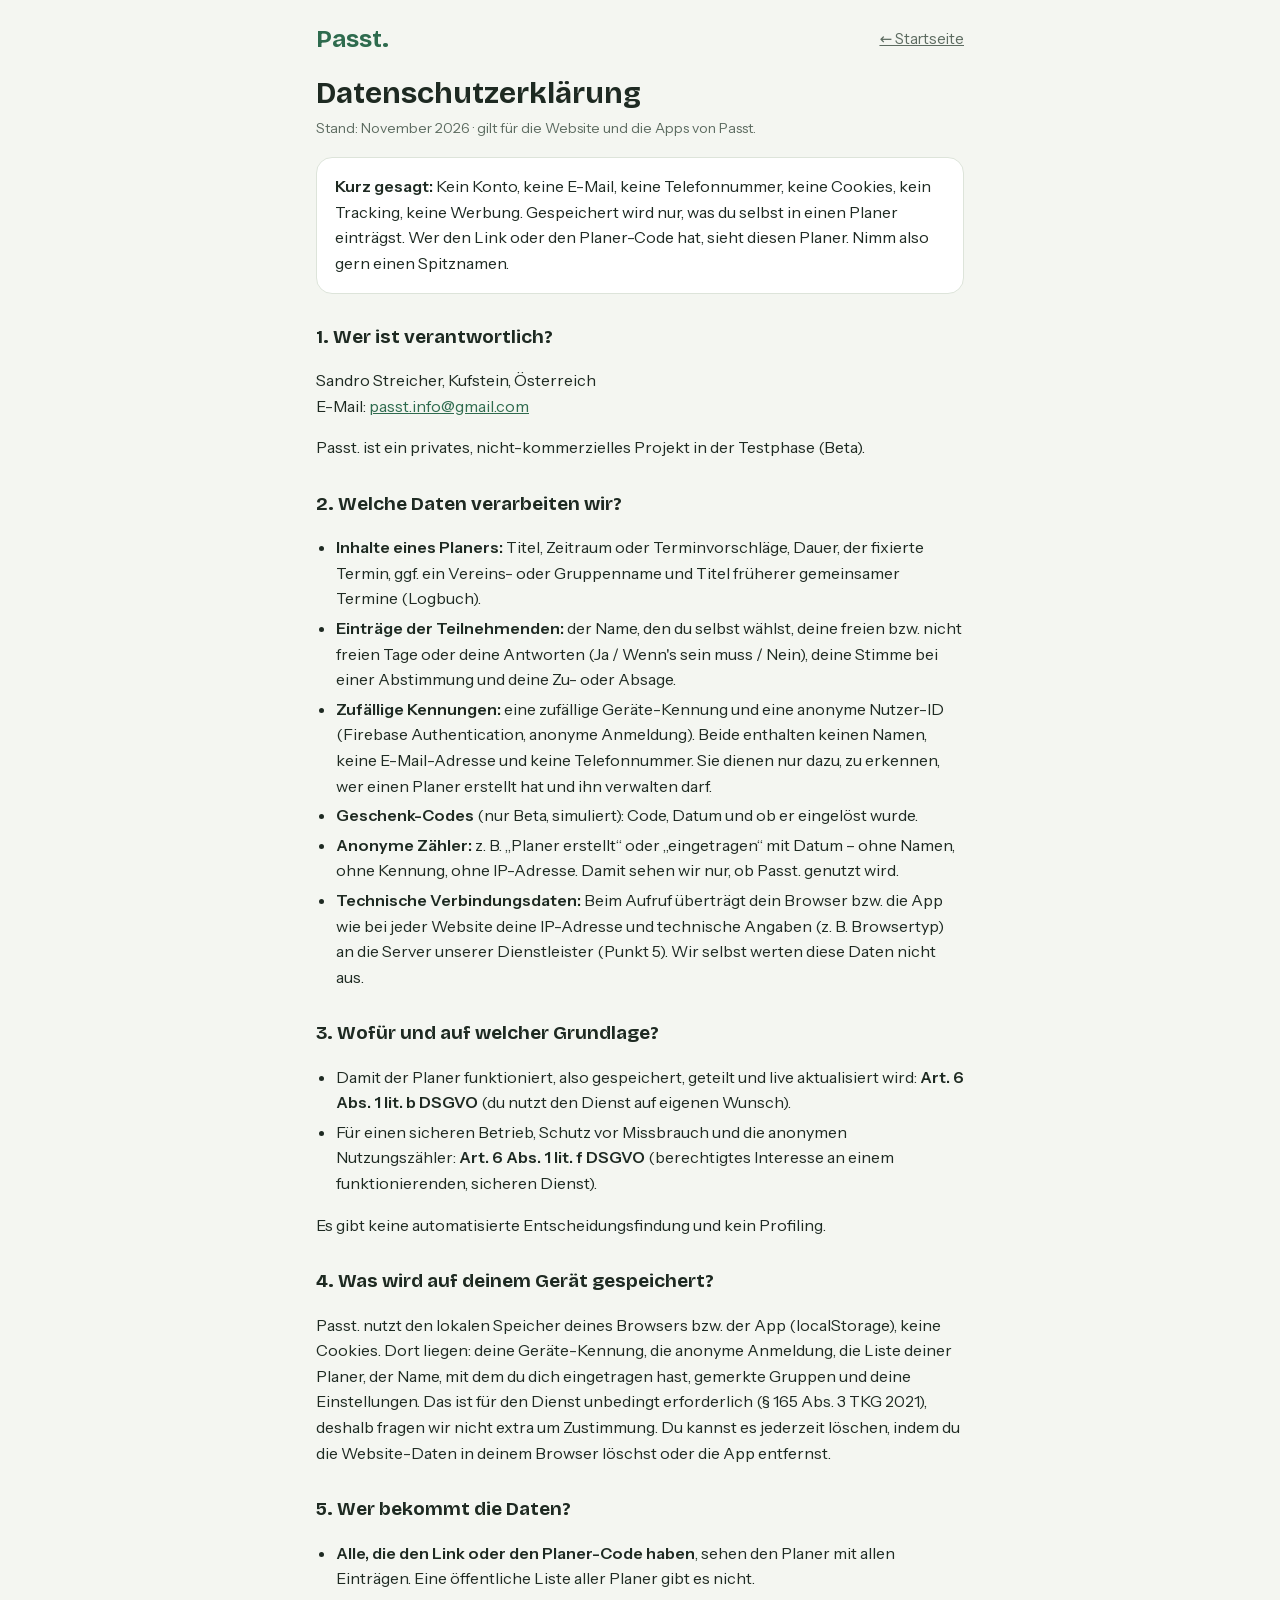
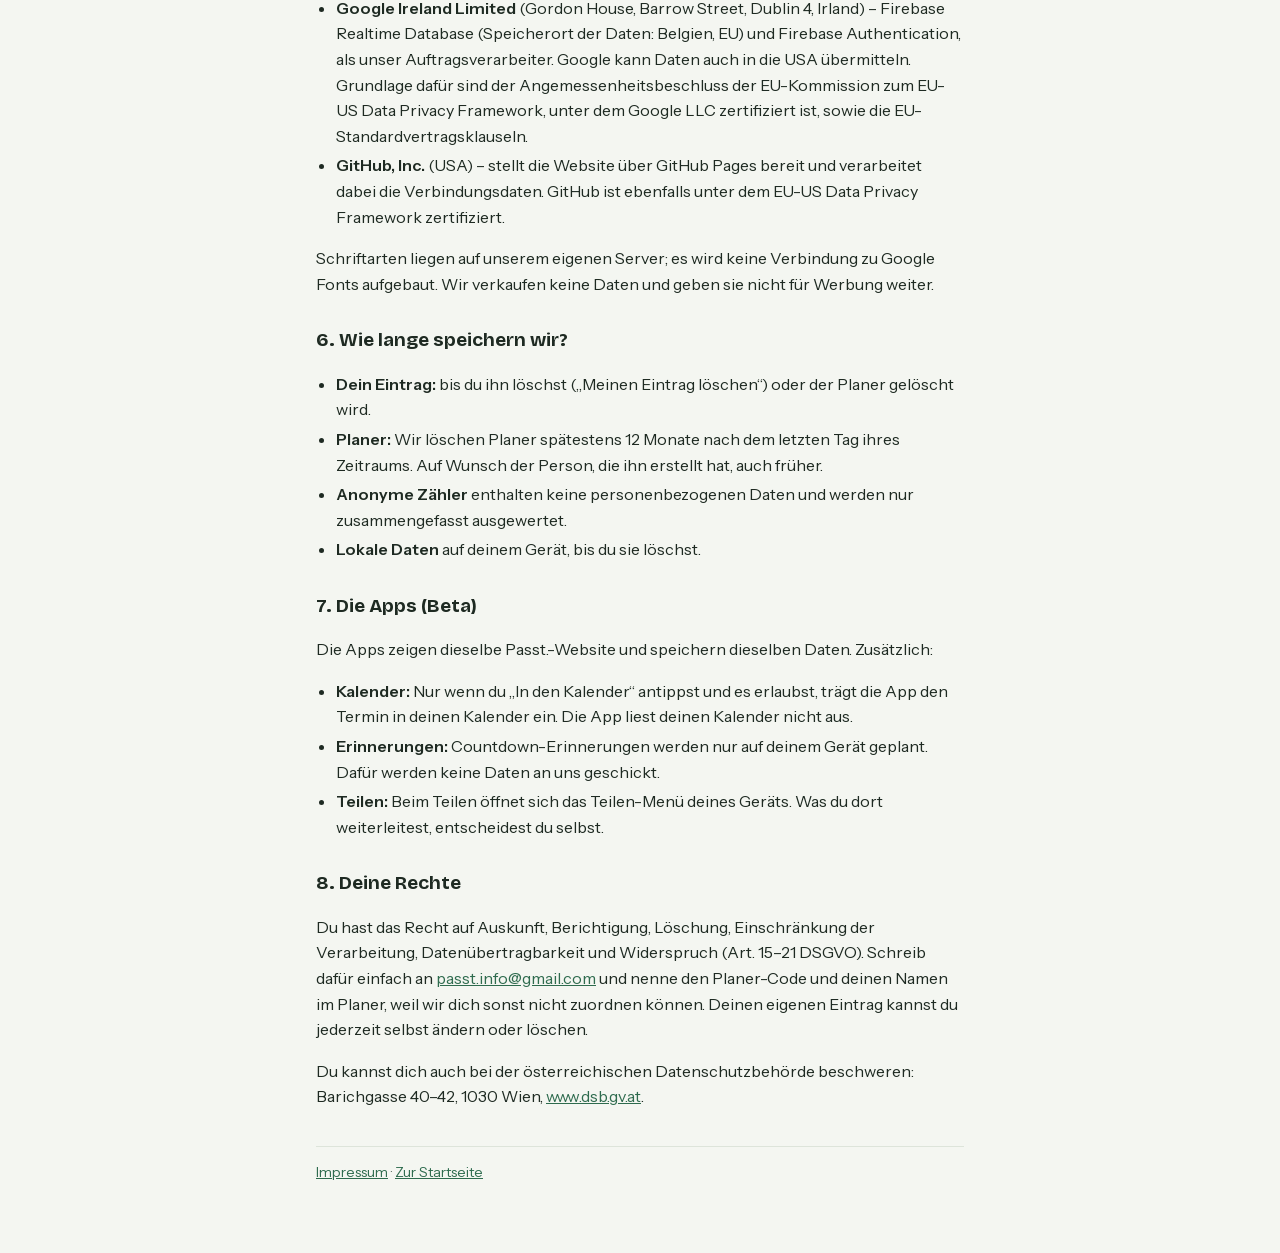
<file: datenschutz/index.html>
<!doctype html>
<html lang="de">
<head>
<meta charset="utf-8">
<meta name="viewport" content="width=device-width, initial-scale=1">
<meta http-equiv="Content-Security-Policy" content="default-src 'self'; script-src 'none'; style-src 'self'; font-src 'self'; img-src 'self' data:; object-src 'none'; base-uri 'none'; form-action 'none'">
<title>Datenschutz · Passt.</title>
<link rel="stylesheet" href="../fonts/fonts.css">
<link rel="stylesheet" href="../legal.css">
</head>
<body>
<main>
<div class="top"><a class="brand" href="../">Passt.</a><a class="back" href="../">← Startseite</a></div>
<h1>Datenschutzerklärung</h1>
<p class="stand">Stand: November 2026 · gilt für die Website und die Apps von Passt.</p>

<div class="card">
<p><b>Kurz gesagt:</b> Kein Konto, keine E-Mail, keine Telefonnummer, keine Cookies, kein Tracking, keine Werbung. Gespeichert wird nur, was du selbst in einen Planer einträgst. Wer den Link oder den Planer-Code hat, sieht diesen Planer. Nimm also gern einen Spitznamen.</p>
</div>

<h2>1. Wer ist verantwortlich?</h2>
<p>Sandro Streicher, Kufstein, Österreich<br>E-Mail: <a href="mailto:passt.info@gmail.com">passt.info@gmail.com</a></p>
<p>Passt. ist ein privates, nicht-kommerzielles Projekt in der Testphase (Beta).</p>

<h2>2. Welche Daten verarbeiten wir?</h2>
<ul>
<li><b>Inhalte eines Planers:</b> Titel, Zeitraum oder Terminvorschläge, Dauer, der fixierte Termin, ggf. ein Vereins- oder Gruppenname und Titel früherer gemeinsamer Termine (Logbuch).</li>
<li><b>Einträge der Teilnehmenden:</b> der Name, den du selbst wählst, deine freien bzw. nicht freien Tage oder deine Antworten (Ja / Wenn's sein muss / Nein), deine Stimme bei einer Abstimmung und deine Zu- oder Absage.</li>
<li><b>Zufällige Kennungen:</b> eine zufällige Geräte-Kennung und eine anonyme Nutzer-ID (Firebase Authentication, anonyme Anmeldung). Beide enthalten keinen Namen, keine E-Mail-Adresse und keine Telefonnummer. Sie dienen nur dazu, zu erkennen, wer einen Planer erstellt hat und ihn verwalten darf.</li>
<li><b>Geschenk-Codes</b> (nur Beta, simuliert): Code, Datum und ob er eingelöst wurde.</li>
<li><b>Anonyme Zähler:</b> z. B. „Planer erstellt“ oder „eingetragen“ mit Datum – ohne Namen, ohne Kennung, ohne IP-Adresse. Damit sehen wir nur, ob Passt. genutzt wird.</li>
<li><b>Technische Verbindungsdaten:</b> Beim Aufruf überträgt dein Browser bzw. die App wie bei jeder Website deine IP-Adresse und technische Angaben (z. B. Browsertyp) an die Server unserer Dienstleister (Punkt 5). Wir selbst werten diese Daten nicht aus.</li>
</ul>

<h2>3. Wofür und auf welcher Grundlage?</h2>
<ul>
<li>Damit der Planer funktioniert, also gespeichert, geteilt und live aktualisiert wird: <b>Art. 6 Abs. 1 lit. b DSGVO</b> (du nutzt den Dienst auf eigenen Wunsch).</li>
<li>Für einen sicheren Betrieb, Schutz vor Missbrauch und die anonymen Nutzungszähler: <b>Art. 6 Abs. 1 lit. f DSGVO</b> (berechtigtes Interesse an einem funktionierenden, sicheren Dienst).</li>
</ul>
<p>Es gibt keine automatisierte Entscheidungsfindung und kein Profiling.</p>

<h2>4. Was wird auf deinem Gerät gespeichert?</h2>
<p>Passt. nutzt den lokalen Speicher deines Browsers bzw. der App (localStorage), keine Cookies. Dort liegen: deine Geräte-Kennung, die anonyme Anmeldung, die Liste deiner Planer, der Name, mit dem du dich eingetragen hast, gemerkte Gruppen und deine Einstellungen. Das ist für den Dienst unbedingt erforderlich (§ 165 Abs. 3 TKG 2021), deshalb fragen wir nicht extra um Zustimmung. Du kannst es jederzeit löschen, indem du die Website-Daten in deinem Browser löschst oder die App entfernst.</p>

<h2>5. Wer bekommt die Daten?</h2>
<ul>
<li><b>Alle, die den Link oder den Planer-Code haben</b>, sehen den Planer mit allen Einträgen. Eine öffentliche Liste aller Planer gibt es nicht.</li>
<li><b>Google Ireland Limited</b> (Gordon House, Barrow Street, Dublin 4, Irland) – Firebase Realtime Database (Speicherort der Daten: Belgien, EU) und Firebase Authentication, als unser Auftragsverarbeiter. Google kann Daten auch in die USA übermitteln. Grundlage dafür sind der Angemessenheitsbeschluss der EU-Kommission zum EU-US Data Privacy Framework, unter dem Google LLC zertifiziert ist, sowie die EU-Standardvertragsklauseln.</li>
<li><b>GitHub, Inc.</b> (USA) – stellt die Website über GitHub Pages bereit und verarbeitet dabei die Verbindungsdaten. GitHub ist ebenfalls unter dem EU-US Data Privacy Framework zertifiziert.</li>
</ul>
<p>Schriftarten liegen auf unserem eigenen Server; es wird keine Verbindung zu Google Fonts aufgebaut. Wir verkaufen keine Daten und geben sie nicht für Werbung weiter.</p>

<h2>6. Wie lange speichern wir?</h2>
<ul>
<li><b>Dein Eintrag:</b> bis du ihn löschst („Meinen Eintrag löschen“) oder der Planer gelöscht wird.</li>
<li><b>Planer:</b> Wir löschen Planer spätestens 12 Monate nach dem letzten Tag ihres Zeitraums. Auf Wunsch der Person, die ihn erstellt hat, auch früher.</li>
<li><b>Anonyme Zähler</b> enthalten keine personenbezogenen Daten und werden nur zusammengefasst ausgewertet.</li>
<li><b>Lokale Daten</b> auf deinem Gerät, bis du sie löschst.</li>
</ul>

<h2>7. Die Apps (Beta)</h2>
<p>Die Apps zeigen dieselbe Passt.-Website und speichern dieselben Daten. Zusätzlich:</p>
<ul>
<li><b>Kalender:</b> Nur wenn du „In den Kalender“ antippst und es erlaubst, trägt die App den Termin in deinen Kalender ein. Die App liest deinen Kalender nicht aus.</li>
<li><b>Erinnerungen:</b> Countdown-Erinnerungen werden nur auf deinem Gerät geplant. Dafür werden keine Daten an uns geschickt.</li>
<li><b>Teilen:</b> Beim Teilen öffnet sich das Teilen-Menü deines Geräts. Was du dort weiterleitest, entscheidest du selbst.</li>
</ul>

<h2>8. Deine Rechte</h2>
<p>Du hast das Recht auf Auskunft, Berichtigung, Löschung, Einschränkung der Verarbeitung, Datenübertragbarkeit und Widerspruch (Art. 15–21 DSGVO). Schreib dafür einfach an <a href="mailto:passt.info@gmail.com">passt.info@gmail.com</a> und nenne den Planer-Code und deinen Namen im Planer, weil wir dich sonst nicht zuordnen können. Deinen eigenen Eintrag kannst du jederzeit selbst ändern oder löschen.</p>
<p>Du kannst dich auch bei der österreichischen Datenschutzbehörde beschweren: Barichgasse 40–42, 1030 Wien, <a href="https://www.dsb.gv.at" rel="noopener">www.dsb.gv.at</a>.</p>

<p class="foot"><a href="../impressum/">Impressum</a> · <a href="../">Zur Startseite</a></p>
</main>
</body>
</html>
</file>
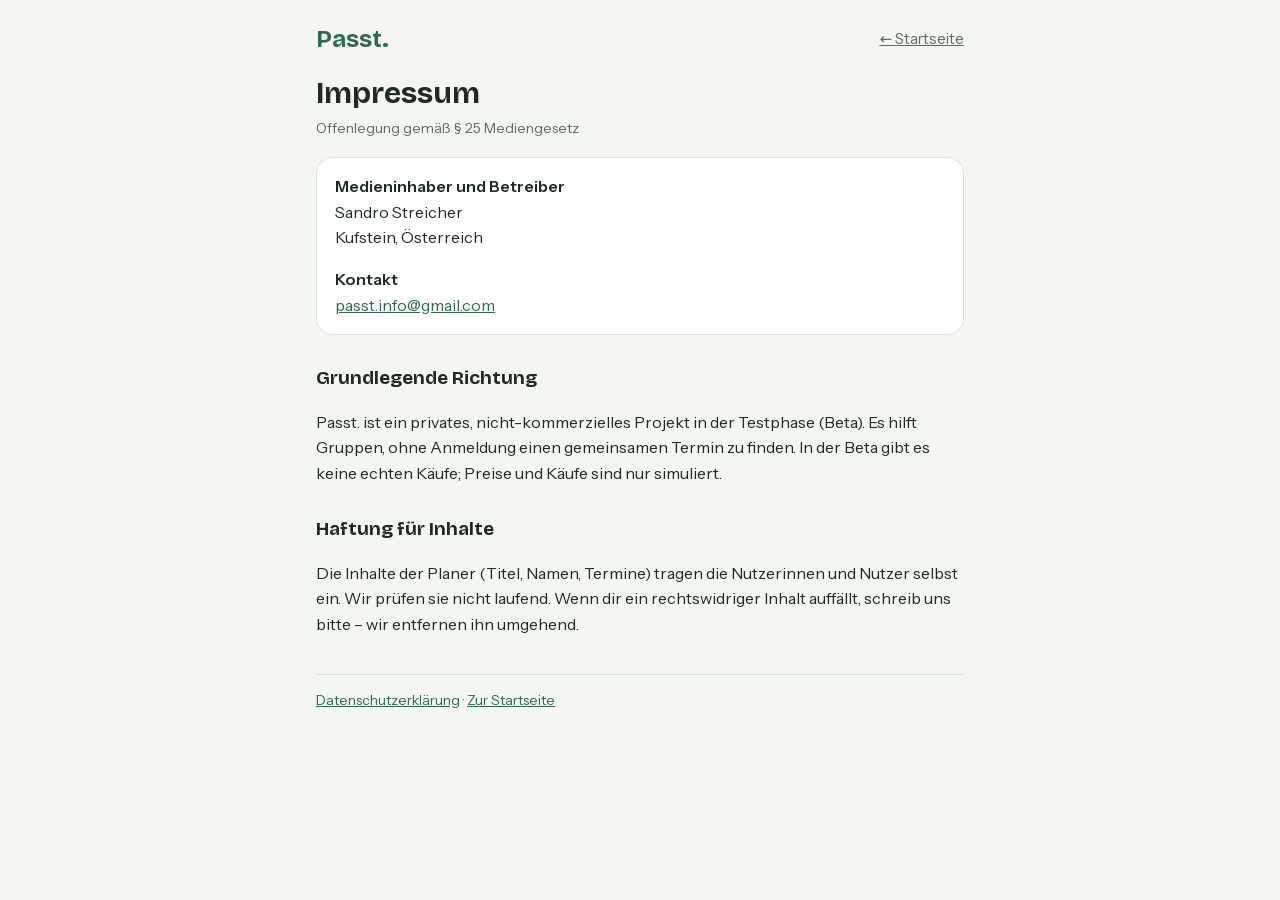
<file: impressum/index.html>
<!doctype html>
<html lang="de">
<head>
<meta charset="utf-8">
<meta name="viewport" content="width=device-width, initial-scale=1">
<meta http-equiv="Content-Security-Policy" content="default-src 'self'; script-src 'none'; style-src 'self'; font-src 'self'; img-src 'self' data:; object-src 'none'; base-uri 'none'; form-action 'none'">
<title>Impressum · Passt.</title>
<link rel="stylesheet" href="../fonts/fonts.css">
<link rel="stylesheet" href="../legal.css">
</head>
<body>
<main>
<div class="top"><a class="brand" href="../">Passt.</a><a class="back" href="../">← Startseite</a></div>
<h1>Impressum</h1>
<p class="stand">Offenlegung gemäß § 25 Mediengesetz</p>

<div class="card">
<p><b>Medieninhaber und Betreiber</b><br>Sandro Streicher<br>Kufstein, Österreich</p>
<p><b>Kontakt</b><br><a href="mailto:passt.info@gmail.com">passt.info@gmail.com</a></p>
</div>

<h2>Grundlegende Richtung</h2>
<p>Passt. ist ein privates, nicht-kommerzielles Projekt in der Testphase (Beta). Es hilft Gruppen, ohne Anmeldung einen gemeinsamen Termin zu finden. In der Beta gibt es keine echten Käufe; Preise und Käufe sind nur simuliert.</p>

<h2>Haftung für Inhalte</h2>
<p>Die Inhalte der Planer (Titel, Namen, Termine) tragen die Nutzerinnen und Nutzer selbst ein. Wir prüfen sie nicht laufend. Wenn dir ein rechtswidriger Inhalt auffällt, schreib uns bitte – wir entfernen ihn umgehend.</p>

<p class="foot"><a href="../datenschutz/">Datenschutzerklärung</a> · <a href="../">Zur Startseite</a></p>
</main>
</body>
</html>
</file>
<file: fonts/fonts.css>
/* Selbst gehostet (SIL Open Font License) – keine Verbindung zu Google */
/* latin-ext */
@font-face {
  font-family: 'Bricolage Grotesque';
  font-style: normal;
  font-weight: 500;
  font-stretch: 100%;
  font-display: swap;
  src: url(BricolageGrotesque-normal-latin-ext.woff2) format('woff2');
  unicode-range: U+0100-02BA, U+02BD-02C5, U+02C7-02CC, U+02CE-02D7, U+02DD-02FF, U+0304, U+0308, U+0329, U+1D00-1DBF, U+1E00-1E9F, U+1EF2-1EFF, U+2020, U+20A0-20AB, U+20AD-20C4, U+2113, U+2C60-2C7F, U+A720-A7FF;
}
/* latin */
@font-face {
  font-family: 'Bricolage Grotesque';
  font-style: normal;
  font-weight: 500;
  font-stretch: 100%;
  font-display: swap;
  src: url(BricolageGrotesque-normal-latin.woff2) format('woff2');
  unicode-range: U+0000-00FF, U+0131, U+0152-0153, U+02BB-02BC, U+02C6, U+02DA, U+02DC, U+0304, U+0308, U+0329, U+2000-206F, U+20AC, U+2122, U+2191, U+2193, U+2212, U+2215, U+FEFF, U+FFFD;
}
/* latin-ext */
@font-face {
  font-family: 'Bricolage Grotesque';
  font-style: normal;
  font-weight: 600;
  font-stretch: 100%;
  font-display: swap;
  src: url(BricolageGrotesque-normal-latin-ext.woff2) format('woff2');
  unicode-range: U+0100-02BA, U+02BD-02C5, U+02C7-02CC, U+02CE-02D7, U+02DD-02FF, U+0304, U+0308, U+0329, U+1D00-1DBF, U+1E00-1E9F, U+1EF2-1EFF, U+2020, U+20A0-20AB, U+20AD-20C4, U+2113, U+2C60-2C7F, U+A720-A7FF;
}
/* latin */
@font-face {
  font-family: 'Bricolage Grotesque';
  font-style: normal;
  font-weight: 600;
  font-stretch: 100%;
  font-display: swap;
  src: url(BricolageGrotesque-normal-latin.woff2) format('woff2');
  unicode-range: U+0000-00FF, U+0131, U+0152-0153, U+02BB-02BC, U+02C6, U+02DA, U+02DC, U+0304, U+0308, U+0329, U+2000-206F, U+20AC, U+2122, U+2191, U+2193, U+2212, U+2215, U+FEFF, U+FFFD;
}
/* latin-ext */
@font-face {
  font-family: 'Bricolage Grotesque';
  font-style: normal;
  font-weight: 700;
  font-stretch: 100%;
  font-display: swap;
  src: url(BricolageGrotesque-normal-latin-ext.woff2) format('woff2');
  unicode-range: U+0100-02BA, U+02BD-02C5, U+02C7-02CC, U+02CE-02D7, U+02DD-02FF, U+0304, U+0308, U+0329, U+1D00-1DBF, U+1E00-1E9F, U+1EF2-1EFF, U+2020, U+20A0-20AB, U+20AD-20C4, U+2113, U+2C60-2C7F, U+A720-A7FF;
}
/* latin */
@font-face {
  font-family: 'Bricolage Grotesque';
  font-style: normal;
  font-weight: 700;
  font-stretch: 100%;
  font-display: swap;
  src: url(BricolageGrotesque-normal-latin.woff2) format('woff2');
  unicode-range: U+0000-00FF, U+0131, U+0152-0153, U+02BB-02BC, U+02C6, U+02DA, U+02DC, U+0304, U+0308, U+0329, U+2000-206F, U+20AC, U+2122, U+2191, U+2193, U+2212, U+2215, U+FEFF, U+FFFD;
}
/* latin-ext */
@font-face {
  font-family: 'Instrument Sans';
  font-style: italic;
  font-weight: 400;
  font-stretch: 100%;
  font-display: swap;
  src: url(InstrumentSans-italic-latin-ext.woff2) format('woff2');
  unicode-range: U+0100-02BA, U+02BD-02C5, U+02C7-02CC, U+02CE-02D7, U+02DD-02FF, U+0304, U+0308, U+0329, U+1D00-1DBF, U+1E00-1E9F, U+1EF2-1EFF, U+2020, U+20A0-20AB, U+20AD-20C4, U+2113, U+2C60-2C7F, U+A720-A7FF;
}
/* latin */
@font-face {
  font-family: 'Instrument Sans';
  font-style: italic;
  font-weight: 400;
  font-stretch: 100%;
  font-display: swap;
  src: url(InstrumentSans-italic-latin.woff2) format('woff2');
  unicode-range: U+0000-00FF, U+0131, U+0152-0153, U+02BB-02BC, U+02C6, U+02DA, U+02DC, U+0304, U+0308, U+0329, U+2000-206F, U+20AC, U+2122, U+2191, U+2193, U+2212, U+2215, U+FEFF, U+FFFD;
}
/* latin-ext */
@font-face {
  font-family: 'Instrument Sans';
  font-style: normal;
  font-weight: 400;
  font-stretch: 100%;
  font-display: swap;
  src: url(InstrumentSans-normal-latin-ext.woff2) format('woff2');
  unicode-range: U+0100-02BA, U+02BD-02C5, U+02C7-02CC, U+02CE-02D7, U+02DD-02FF, U+0304, U+0308, U+0329, U+1D00-1DBF, U+1E00-1E9F, U+1EF2-1EFF, U+2020, U+20A0-20AB, U+20AD-20C4, U+2113, U+2C60-2C7F, U+A720-A7FF;
}
/* latin */
@font-face {
  font-family: 'Instrument Sans';
  font-style: normal;
  font-weight: 400;
  font-stretch: 100%;
  font-display: swap;
  src: url(InstrumentSans-normal-latin.woff2) format('woff2');
  unicode-range: U+0000-00FF, U+0131, U+0152-0153, U+02BB-02BC, U+02C6, U+02DA, U+02DC, U+0304, U+0308, U+0329, U+2000-206F, U+20AC, U+2122, U+2191, U+2193, U+2212, U+2215, U+FEFF, U+FFFD;
}
/* latin-ext */
@font-face {
  font-family: 'Instrument Sans';
  font-style: normal;
  font-weight: 500;
  font-stretch: 100%;
  font-display: swap;
  src: url(InstrumentSans-normal-latin-ext.woff2) format('woff2');
  unicode-range: U+0100-02BA, U+02BD-02C5, U+02C7-02CC, U+02CE-02D7, U+02DD-02FF, U+0304, U+0308, U+0329, U+1D00-1DBF, U+1E00-1E9F, U+1EF2-1EFF, U+2020, U+20A0-20AB, U+20AD-20C4, U+2113, U+2C60-2C7F, U+A720-A7FF;
}
/* latin */
@font-face {
  font-family: 'Instrument Sans';
  font-style: normal;
  font-weight: 500;
  font-stretch: 100%;
  font-display: swap;
  src: url(InstrumentSans-normal-latin.woff2) format('woff2');
  unicode-range: U+0000-00FF, U+0131, U+0152-0153, U+02BB-02BC, U+02C6, U+02DA, U+02DC, U+0304, U+0308, U+0329, U+2000-206F, U+20AC, U+2122, U+2191, U+2193, U+2212, U+2215, U+FEFF, U+FFFD;
}
/* latin-ext */
@font-face {
  font-family: 'Instrument Sans';
  font-style: normal;
  font-weight: 600;
  font-stretch: 100%;
  font-display: swap;
  src: url(InstrumentSans-normal-latin-ext.woff2) format('woff2');
  unicode-range: U+0100-02BA, U+02BD-02C5, U+02C7-02CC, U+02CE-02D7, U+02DD-02FF, U+0304, U+0308, U+0329, U+1D00-1DBF, U+1E00-1E9F, U+1EF2-1EFF, U+2020, U+20A0-20AB, U+20AD-20C4, U+2113, U+2C60-2C7F, U+A720-A7FF;
}
/* latin */
@font-face {
  font-family: 'Instrument Sans';
  font-style: normal;
  font-weight: 600;
  font-stretch: 100%;
  font-display: swap;
  src: url(InstrumentSans-normal-latin.woff2) format('woff2');
  unicode-range: U+0000-00FF, U+0131, U+0152-0153, U+02BB-02BC, U+02C6, U+02DA, U+02DC, U+0304, U+0308, U+0329, U+2000-206F, U+20AC, U+2122, U+2191, U+2193, U+2212, U+2215, U+FEFF, U+FFFD;
}
</file>
<file: legal.css>
*,*::before,*::after{box-sizing:border-box}
:root{--bg:#F4F6F1;--card:#FFFFFF;--ink:#1E2A22;--muted:#5C6B60;--line:#DDE4DA;--accent:#2E6B4E}
@media (prefers-color-scheme: dark){:root:not([data-theme="light"]){--bg:#131A15;--card:#1C241E;--ink:#E7EEE7;--muted:#9AA89D;--line:#2C362E;--accent:#6FBF92}}
:root[data-theme="dark"]{--bg:#131A15;--card:#1C241E;--ink:#E7EEE7;--muted:#9AA89D;--line:#2C362E;--accent:#6FBF92}
html,body{margin:0;padding:0;background:var(--bg);color:var(--ink)}
body{font-family:"Instrument Sans",system-ui,-apple-system,sans-serif;font-size:16px;line-height:1.6;-webkit-text-size-adjust:100%}
main{max-width:680px;margin:0 auto;padding:20px 16px 56px}
.top{display:flex;justify-content:space-between;align-items:center;margin-bottom:18px}
.brand{font-family:"Bricolage Grotesque",system-ui,sans-serif;font-weight:700;font-size:24px;color:var(--accent);text-decoration:none}
.top a.back{color:var(--muted);font-size:15px}
h1{font-family:"Bricolage Grotesque",system-ui,sans-serif;font-size:clamp(24px,7.6vw,30px);hyphens:auto;-webkit-hyphens:auto;overflow-wrap:break-word;line-height:1.15;margin:0 0 6px}
h2{font-family:"Bricolage Grotesque",system-ui,sans-serif;font-size:19px;margin:28px 0 6px}
.stand{color:var(--muted);font-size:14px;margin:0 0 18px}
.card{background:var(--card);border:1px solid var(--line);border-radius:16px;padding:16px 18px;margin:14px 0}
.card p:first-child{margin-top:0}.card p:last-child{margin-bottom:0}
ul{padding-left:20px}li{margin:4px 0}
a{color:var(--accent)}
p,li{overflow-wrap:anywhere}
.foot{margin-top:36px;color:var(--muted);font-size:14px;border-top:1px solid var(--line);padding-top:14px}
</file>
